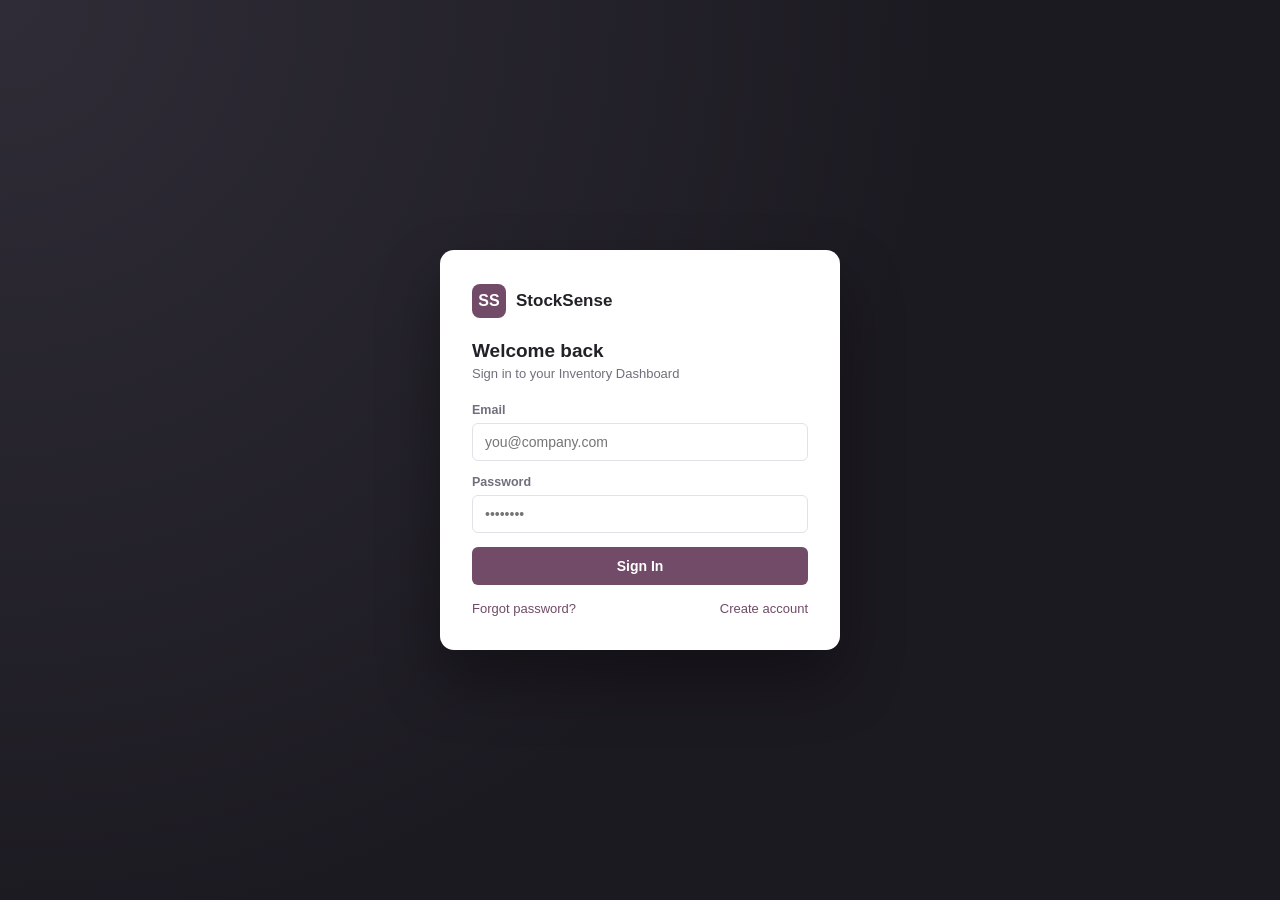
<file: index.html>
<!DOCTYPE html>
<html lang="en">
<head>
<meta charset="UTF-8">
<meta name="viewport" content="width=device-width, initial-scale=1.0">
<title>Dashboard · StockSense</title>
<link rel="stylesheet" href="common.css">
</head>
<body>

<div id="sidebar-root"></div>

<div class="main">
  <div class="topbar">
    <div>
      <h1>Inventory Dashboard</h1>
      <p>Live snapshot of stock, receipts, deliveries and transfers</p>
    </div>
    <button class="btn-secondary" onclick="loadDashboard()">↻ Refresh</button>
  </div>

  <div class="content">
    <div class="status-line" id="statusLine">
      <span class="status-dot" id="statusDot"></span>
      <span id="statusText">Connecting to API…</span>
    </div>

    <!-- KPIs per the problem statement -->
    <div class="metrics-grid">
      <div class="metric-card">
        <div class="metric-header"><span class="metric-title">Total Products</span><div class="metric-icon purple">📦</div></div>
        <div class="metric-value" id="kpiTotalProducts">--</div>
        <div class="metric-footer">Active SKUs cataloged</div>
      </div>
      <div class="metric-card">
        <div class="metric-header"><span class="metric-title">Low / Out of Stock</span><div class="metric-icon red">⚠️</div></div>
        <div class="metric-value" id="kpiLowStock">--</div>
        <div class="metric-footer" id="kpiLowStockSub">At or below reorder point</div>
      </div>
      <div class="metric-card">
        <div class="metric-header"><span class="metric-title">Pending Receipts</span><div class="metric-icon green">📥</div></div>
        <div class="metric-value" id="kpiPendingReceipts">--</div>
        <div class="metric-footer">Awaiting validation</div>
      </div>
      <div class="metric-card">
        <div class="metric-header"><span class="metric-title">Pending Deliveries</span><div class="metric-icon amber">🚚</div></div>
        <div class="metric-value" id="kpiPendingDeliveries">--</div>
        <div class="metric-footer">Awaiting validation</div>
      </div>
      <div class="metric-card">
        <div class="metric-header"><span class="metric-title">Internal Transfers Scheduled</span><div class="metric-icon blue">🔁</div></div>
        <div class="metric-value" id="kpiInternalTransfers">--</div>
        <div class="metric-footer">Not yet completed</div>
      </div>
    </div>

    <!-- Dynamic filters, per spec: doc type / status / warehouse / category -->
    <div class="toolbar">
      <div class="toolbar-group">
        <select class="select-filter" id="filterType" onchange="renderStream()">
          <option value="ALL">All Document Types</option>
          <option value="Receipt">Receipts</option>
          <option value="Delivery">Delivery</option>
          <option value="Internal">Internal</option>
          <option value="Adjustment">Adjustments</option>
        </select>
        <select class="select-filter" id="filterStatus" onchange="renderStream()">
          <option value="ALL">All Statuses</option>
          <option value="Draft">Draft</option>
          <option value="Waiting">Waiting</option>
          <option value="Ready">Ready</option>
          <option value="Done">Done</option>
          <option value="Cancelled">Cancelled</option>
        </select>
        <select class="select-filter" id="filterWarehouse" onchange="renderStream()">
          <option value="ALL">All Warehouses</option>
        </select>
        <select class="select-filter" id="filterCategory" onchange="renderStream()">
          <option value="ALL">All Categories</option>
        </select>
      </div>
    </div>

    <div class="section-card">
      <div class="section-header">
        <h2>Recent Operations</h2>
        <span id="streamCount">Showing recent movements</span>
      </div>
      <table>
        <thead>
          <tr>
            <th>ID / Scheduled</th>
            <th>Type</th>
            <th>Partner</th>
            <th>Route (Src → Dest)</th>
            <th>Items</th>
            <th>Status</th>
          </tr>
        </thead>
        <tbody id="streamBody">
          <tr class="empty-row"><td colspan="6">Loading…</td></tr>
        </tbody>
      </table>
    </div>
  </div>
</div>

<script src="common.js"></script>
<script>
  renderSidebar("dashboard");

  const statusDot = document.getElementById("statusDot");
  const statusText = document.getElementById("statusText");
  let state = { products: [], operations: [], locations: [], warehouses: [] };

  function setStatus(kind, message) {
    statusDot.className = "status-dot" + (kind ? " " + kind : "");
    statusText.textContent = message;
  }

  function locationLabel(id) {
    const loc = state.locations.find(l => l.id === id);
    return loc ? loc.name : (id || "—");
  }

  async function loadDashboard() {
    setStatus(null, "Syncing…");
    try {
      const [products, operations, locations, warehouses] = await Promise.all([
        apiFetch("/api/products"),
        apiFetch("/api/operations"),
        apiFetch("/api/locations"),
        apiFetch("/api/warehouses")
      ]);
      state = { products, operations, locations, warehouses };
      setStatus("ok", `Connected · ${products.length} products · ${operations.length} operations`);
      populateFilterOptions();
      renderKpis();
      renderStream();
    } catch (err) {
      console.error(err);
      setStatus("err", "Unable to reach backend at " + API_BASE + ". Is server.py running?");
      document.getElementById("streamBody").innerHTML =
        '<tr class="empty-row"><td colspan="6">Failed to load data. Start server.py and refresh.</td></tr>';
    }
  }

  function populateFilterOptions() {
    const whSelect = document.getElementById("filterWarehouse");
    const existingWh = new Set([...whSelect.options].map(o => o.value));
    state.warehouses.forEach(w => {
      if (!existingWh.has(w.id)) {
        const opt = document.createElement("option");
        opt.value = w.id; opt.textContent = w.name;
        whSelect.appendChild(opt);
      }
    });

    const catSelect = document.getElementById("filterCategory");
    const existingCat = new Set([...catSelect.options].map(o => o.value));
    [...new Set(state.products.map(p => p.category).filter(Boolean))].forEach(c => {
      if (!existingCat.has(c)) {
        const opt = document.createElement("option");
        opt.value = c; opt.textContent = c;
        catSelect.appendChild(opt);
      }
    });
  }

  function renderKpis() {
    const { products, operations } = state;
    document.getElementById("kpiTotalProducts").textContent = products.length;

    const lowOrOut = products.filter(p => p.isLowStock || p.isOutOfStock).length;
    const outCount = products.filter(p => p.isOutOfStock).length;
    document.getElementById("kpiLowStock").textContent = lowOrOut;
    document.getElementById("kpiLowStockSub").textContent = `${outCount} out of stock`;

    const pending = (type) => operations.filter(o => o.type === type && o.status !== "Done" && o.status !== "Cancelled").length;
    document.getElementById("kpiPendingReceipts").textContent = pending("Receipt");
    document.getElementById("kpiPendingDeliveries").textContent = pending("Delivery");
    document.getElementById("kpiInternalTransfers").textContent = pending("Internal");
  }

  function renderStream() {
    const typeVal = document.getElementById("filterType").value;
    const statusVal = document.getElementById("filterStatus").value;
    const whVal = document.getElementById("filterWarehouse").value;
    const catVal = document.getElementById("filterCategory").value;

    const productsById = Object.fromEntries(state.products.map(p => [p.id, p]));
    const locationsById = Object.fromEntries(state.locations.map(l => [l.id, l]));

    let ops = state.operations.filter(op => {
      if (typeVal !== "ALL" && op.type !== typeVal) return false;
      if (statusVal !== "ALL" && op.status !== statusVal) return false;
      if (whVal !== "ALL") {
        const srcWh = locationsById[op.sourceLocationId]?.warehouseId;
        const dstWh = locationsById[op.destinationLocationId]?.warehouseId;
        if (srcWh !== whVal && dstWh !== whVal) return false;
      }
      if (catVal !== "ALL") {
        const hasCategory = (op.items || []).some(i => productsById[i.productId]?.category === catVal);
        if (!hasCategory) return false;
      }
      return true;
    });

    ops = [...ops].sort((a, b) => new Date(b.scheduledDate || b.createdAt) - new Date(a.scheduledDate || a.createdAt));

    const body = document.getElementById("streamBody");
    document.getElementById("streamCount").textContent = `${ops.length} operation(s)`;

    if (ops.length === 0) {
      body.innerHTML = '<tr class="empty-row"><td colspan="6">No operations match these filters.</td></tr>';
      return;
    }

    body.innerHTML = ops.map(op => {
      const itemSummary = (op.items || []).map(i => {
        const p = productsById[i.productId];
        return `${p ? p.name : i.productId} (x${i.quantity})`;
      }).join(", ") || "—";
      return `
        <tr>
          <td>
            <div style="font-weight:600;font-size:13px;">${escapeHtml(op.id)}</div>
            <div style="font-size:11.5px;color:var(--text-muted);margin-top:2px;">${escapeHtml(formatDate(op.scheduledDate || op.createdAt))}</div>
          </td>
          <td>${typePill(op.type)}</td>
          <td>${escapeHtml(op.partner || "—")}</td>
          <td>${escapeHtml(locationLabel(op.sourceLocationId))} → ${escapeHtml(locationLabel(op.destinationLocationId))}</td>
          <td style="font-size:13px;">${escapeHtml(itemSummary)}</td>
          <td>${statusPill(op.status)}</td>
        </tr>`;
    }).join("");
  }

  loadDashboard();
</script>

</body>
</html>
</file>
<file: common.css>
:root {
  --sidebar-bg: #24222b;
  --sidebar-bg-light: #2f2c37;
  --sidebar-text: #a9a6b5;
  --sidebar-text-active: #ffffff;
  --accent: #714b67;
  --accent-dark: #5c3c54;
  --bg: #f4f4f7;
  --card-bg: #ffffff;
  --border: #e2e1e8;
  --text-dark: #232028;
  --text-muted: #726f7d;
  --danger: #c93b3b;
  --danger-bg: #fbe9e9;
  --success: #2e7d5b;
  --success-bg: #eaf5f0;
  --warning: #c9a53b;
  --warning-bg: #fdf8eb;
  --info: #3b71ca;
  --info-bg: #edf2fa;
  --radius: 6px;
  --font: -apple-system, BlinkMacSystemFont, "Segoe UI", Roboto, Helvetica, Arial, sans-serif;
}

* { box-sizing: border-box; }

body {
  margin: 0;
  font-family: var(--font);
  background: var(--bg);
  color: var(--text-dark);
  display: flex;
  min-height: 100vh;
}

/* ---------- Sidebar ---------- */
.sidebar {
  width: 232px;
  flex-shrink: 0;
  background: var(--sidebar-bg);
  display: flex;
  flex-direction: column;
  padding: 20px 0;
}

.sidebar .brand { display: flex; align-items: center; gap: 10px; padding: 0 20px 22px 20px; border-bottom: 1px solid rgba(255,255,255,0.08); margin-bottom: 14px; }
.sidebar .brand-mark { width: 30px; height: 30px; border-radius: 7px; background: var(--accent); display: flex; align-items: center; justify-content: center; font-weight: 700; color: #fff; font-size: 14px; }
.sidebar .brand-name { color: #fff; font-weight: 600; font-size: 15px; letter-spacing: 0.2px; }

.sidebar nav { display: flex; flex-direction: column; gap: 2px; padding: 0 10px; overflow-y: auto; }
.sidebar .nav-section-label { font-size: 10.5px; text-transform: uppercase; letter-spacing: 0.6px; color: #6f6c7a; padding: 14px 12px 4px 12px; }
.sidebar nav a { display: flex; align-items: center; gap: 10px; color: var(--sidebar-text); text-decoration: none; font-size: 13.5px; padding: 9px 12px; border-radius: 6px; transition: background 0.15s ease, color 0.15s ease; }
.sidebar nav a:hover { background: var(--sidebar-bg-light); color: #fff; }
.sidebar nav a.active { background: var(--accent); color: #fff; }
.sidebar nav a .dot { width: 6px; height: 6px; border-radius: 50%; background: currentColor; opacity: 0.6; }

.sidebar .profile-box { margin-top: auto; padding: 14px 14px 0 14px; border-top: 1px solid rgba(255,255,255,0.08); position: relative; }
.sidebar .profile-btn { display: flex; align-items: center; gap: 10px; width: 100%; background: none; border: none; color: #fff; cursor: pointer; padding: 8px; border-radius: 6px; text-align: left; }
.sidebar .profile-btn:hover { background: var(--sidebar-bg-light); }
.sidebar .profile-avatar { width: 28px; height: 28px; border-radius: 50%; background: var(--accent); display: flex; align-items: center; justify-content: center; font-size: 12px; font-weight: 700; flex-shrink: 0; }
.sidebar .profile-meta { min-width: 0; }
.sidebar .profile-name { font-size: 13px; font-weight: 600; white-space: nowrap; overflow: hidden; text-overflow: ellipsis; }
.sidebar .profile-role { font-size: 11px; color: var(--sidebar-text); }
.profile-menu { display: none; position: absolute; bottom: 54px; left: 14px; right: 14px; background: #fff; border-radius: 8px; box-shadow: 0 10px 30px rgba(0,0,0,0.3); overflow: hidden; }
.profile-menu.open { display: block; }
.profile-menu a, .profile-menu button { display: block; width: 100%; text-align: left; padding: 10px 14px; font-size: 13px; color: var(--text-dark); background: none; border: none; cursor: pointer; text-decoration: none; }
.profile-menu a:hover, .profile-menu button:hover { background: #f5f4f7; }
.profile-menu .danger { color: var(--danger); }

/* ---------- Main ---------- */
.main { flex: 1; display: flex; flex-direction: column; min-width: 0; }
.topbar { display: flex; align-items: center; justify-content: space-between; padding: 22px 32px; border-bottom: 1px solid var(--border); background: var(--card-bg); gap: 16px; flex-wrap: wrap; }
.topbar h1 { margin: 0; font-size: 20px; font-weight: 600; }
.topbar p { margin: 4px 0 0 0; font-size: 13px; color: var(--text-muted); }
.topbar-actions { display: flex; gap: 10px; align-items: center; }

.content { padding: 28px 32px; flex: 1; display: flex; flex-direction: column; gap: 20px; }

.status-line { display: flex; align-items: center; gap: 8px; font-size: 13px; color: var(--text-muted); min-height: 18px; }
.status-dot { width: 8px; height: 8px; border-radius: 50%; background: var(--warning); }
.status-dot.ok { background: var(--success); }
.status-dot.err { background: var(--danger); }

/* ---------- Buttons ---------- */
.btn-primary { background: var(--accent); color: #fff; border: none; padding: 10px 18px; border-radius: var(--radius); font-size: 14px; font-weight: 600; cursor: pointer; transition: background 0.15s ease; }
.btn-primary:hover { background: var(--accent-dark); }
.btn-primary:disabled { opacity: 0.6; cursor: not-allowed; }
.btn-secondary { background: #fff; border: 1px solid var(--border); color: var(--text-dark); padding: 9px 15px; border-radius: var(--radius); font-size: 13px; font-weight: 600; cursor: pointer; }
.btn-secondary:hover { background: #f5f4f7; }
.btn-danger-outline { background: #fff; border: 1px solid var(--danger-bg); color: var(--danger); padding: 6px 12px; border-radius: 5px; font-size: 12.5px; font-weight: 600; cursor: pointer; }
.btn-danger-outline:hover { background: var(--danger-bg); }
.btn-validate { background: var(--success); color: #fff; border: none; padding: 6px 12px; border-radius: 5px; font-size: 12.5px; font-weight: 600; cursor: pointer; }
.btn-validate:hover { opacity: 0.9; }

/* ---------- Toolbar / filters ---------- */
.toolbar { display: flex; flex-wrap: wrap; align-items: center; justify-content: space-between; gap: 12px; background: var(--card-bg); border: 1px solid var(--border); padding: 14px 18px; border-radius: 8px; }
.toolbar-group { display: flex; align-items: center; gap: 12px; flex-wrap: wrap; }
.search-input, .select-filter { padding: 8px 12px; border: 1px solid var(--border); border-radius: 6px; font-size: 13.5px; font-family: inherit; background: #fcfcfd; color: var(--text-dark); }
.search-input { width: 230px; }
.search-input:focus, .select-filter:focus { outline: none; border-color: var(--accent); }

/* ---------- Cards / KPIs ---------- */
.metrics-grid { display: grid; grid-template-columns: repeat(auto-fit, minmax(200px, 1fr)); gap: 16px; }
.metric-card { background: var(--card-bg); border: 1px solid var(--border); border-radius: 8px; padding: 18px; display: flex; flex-direction: column; justify-content: space-between; gap: 10px; box-shadow: 0 1px 3px rgba(0,0,0,0.02); }
.metric-header { display: flex; align-items: center; justify-content: space-between; }
.metric-title { font-size: 12px; font-weight: 600; color: var(--text-muted); text-transform: uppercase; letter-spacing: 0.5px; }
.metric-icon { width: 32px; height: 32px; border-radius: 6px; display: flex; align-items: center; justify-content: center; font-size: 14px; }
.metric-icon.purple { background: #f4edf3; color: var(--accent); }
.metric-icon.red { background: var(--danger-bg); color: var(--danger); }
.metric-icon.amber { background: var(--warning-bg); color: #9e7b1a; }
.metric-icon.green { background: var(--success-bg); color: var(--success); }
.metric-icon.blue { background: var(--info-bg); color: var(--info); }
.metric-value { font-size: 26px; font-weight: 700; line-height: 1; }
.metric-footer { font-size: 11.5px; color: var(--text-muted); }

.section-card { background: var(--card-bg); border: 1px solid var(--border); border-radius: 8px; overflow: hidden; display: flex; flex-direction: column; }
.section-header { padding: 16px 20px; border-bottom: 1px solid var(--border); background: #faf9fb; display: flex; align-items: center; justify-content: space-between; flex-wrap: wrap; gap: 8px; }
.section-header h2 { margin: 0; font-size: 15px; font-weight: 600; }
.section-header span { font-size: 12.5px; color: var(--text-muted); }

/* ---------- Table ---------- */
.table-card { background: var(--card-bg); border: 1px solid var(--border); border-radius: 8px; overflow: auto; }
table { width: 100%; border-collapse: collapse; font-size: 13.5px; }
thead th { text-align: left; padding: 12px 18px; background: #faf9fb; color: var(--text-muted); font-weight: 600; font-size: 12px; border-bottom: 1px solid var(--border); white-space: nowrap; }
tbody td { padding: 12px 18px; border-bottom: 1px solid var(--border); vertical-align: middle; }
tbody tr:last-child td { border-bottom: none; }
tbody tr:hover { background: #fbfafc; }
.empty-row td { text-align: center; padding: 38px 18px; color: var(--text-muted); }

/* ---------- Pills / badges ---------- */
.pill { display: inline-block; padding: 3px 9px; border-radius: 12px; font-size: 11px; font-weight: 600; text-transform: capitalize; white-space: nowrap; }
.pill-receipt { background: #eef7f2; color: var(--success); }
.pill-delivery { background: #edf2fa; color: var(--info); }
.pill-internal { background: #f4edf3; color: var(--accent); }
.pill-adjustment { background: var(--warning-bg); color: #8a6a12; }
.pill-done { background: var(--success-bg); color: var(--success); }
.pill-ready, .pill-waiting { background: var(--info-bg); color: var(--info); }
.pill-draft { background: #f0eff4; color: var(--text-muted); }
.pill-cancelled { background: var(--danger-bg); color: var(--danger); }
.badge-low { display: inline-block; background: var(--warning-bg); color: #8a6a12; font-size: 11px; font-weight: 700; padding: 3px 9px; border-radius: 20px; white-space: nowrap; }
.badge-out { display: inline-block; background: var(--danger-bg); color: var(--danger); font-size: 11px; font-weight: 700; padding: 3px 9px; border-radius: 20px; white-space: nowrap; }
.qty-change { font-weight: 600; font-variant-numeric: tabular-nums; }
.qty-change.pos { color: var(--success); }
.qty-change.neg { color: var(--danger); }
.qty-change.neutral { color: var(--text-muted); }

/* ---------- Modal ---------- */
.modal-overlay { display: none; position: fixed; inset: 0; background: rgba(20,18,24,0.5); align-items: center; justify-content: center; z-index: 100; padding: 20px; }
.modal-overlay.open { display: flex; }
.modal { background: #fff; width: 480px; max-width: 100%; border-radius: 10px; box-shadow: 0 20px 50px rgba(0,0,0,0.25); overflow: hidden; max-height: 90vh; display: flex; flex-direction: column; }
.modal-header { padding: 18px 22px; border-bottom: 1px solid var(--border); display: flex; align-items: center; justify-content: space-between; }
.modal-header h2 { margin: 0; font-size: 16px; font-weight: 600; }
.modal-close { background: none; border: none; font-size: 20px; line-height: 1; color: var(--text-muted); cursor: pointer; padding: 2px 6px; }
.modal-close:hover { color: var(--text-dark); }
.modal-body { padding: 20px 22px; display: flex; flex-direction: column; gap: 14px; overflow-y: auto; }
.field label { display: block; font-size: 12.5px; font-weight: 600; color: var(--text-muted); margin-bottom: 6px; }
.field input, .field select, .field textarea { width: 100%; padding: 9px 11px; border: 1px solid var(--border); border-radius: 6px; font-size: 14px; font-family: inherit; background: #fcfcfd; }
.field input:focus, .field select:focus, .field textarea:focus { outline: none; border-color: var(--accent); }
.field-row { display: flex; gap: 12px; }
.field-row .field { flex: 1; }
.field-hint { font-size: 11.5px; color: var(--text-muted); margin-top: 4px; }
.modal-footer { padding: 16px 22px 22px 22px; display: flex; justify-content: flex-end; gap: 10px; border-top: 1px solid var(--border); }
.form-error { font-size: 12.5px; color: var(--danger); display: none; }
.form-error.show { display: block; }
.form-success { font-size: 12.5px; color: var(--success); display: none; }
.form-success.show { display: block; }

/* ---------- Line items (operations) ---------- */
.line-items { border: 1px solid var(--border); border-radius: 8px; overflow: hidden; }
.line-item-row { display: grid; grid-template-columns: 2fr 1fr auto; gap: 10px; padding: 10px; border-bottom: 1px solid var(--border); align-items: center; }
.line-item-row:last-child { border-bottom: none; }
.line-item-remove { background: none; border: none; color: var(--danger); font-size: 18px; cursor: pointer; }
.add-line-btn { background: #faf9fb; border: none; border-top: 1px solid var(--border); padding: 10px; width: 100%; font-size: 13px; font-weight: 600; color: var(--accent); cursor: pointer; }
.add-line-btn:hover { background: #f4edf3; }

/* ---------- Tabs ---------- */
.tab-row { display: flex; gap: 6px; border-bottom: 1px solid var(--border); padding: 0 4px; }
.tab-btn { background: none; border: none; padding: 10px 16px; font-size: 13.5px; font-weight: 600; color: var(--text-muted); cursor: pointer; border-bottom: 2px solid transparent; }
.tab-btn.active { color: var(--accent); border-bottom-color: var(--accent); }
.tab-btn:hover { color: var(--text-dark); }

@media (max-width: 760px) {
  body { flex-direction: column; }
  .sidebar { width: 100%; flex-direction: row; overflow-x: auto; padding: 10px; }
  .sidebar nav { flex-direction: row; }
  .sidebar .profile-box { display: none; }
}
</file>
